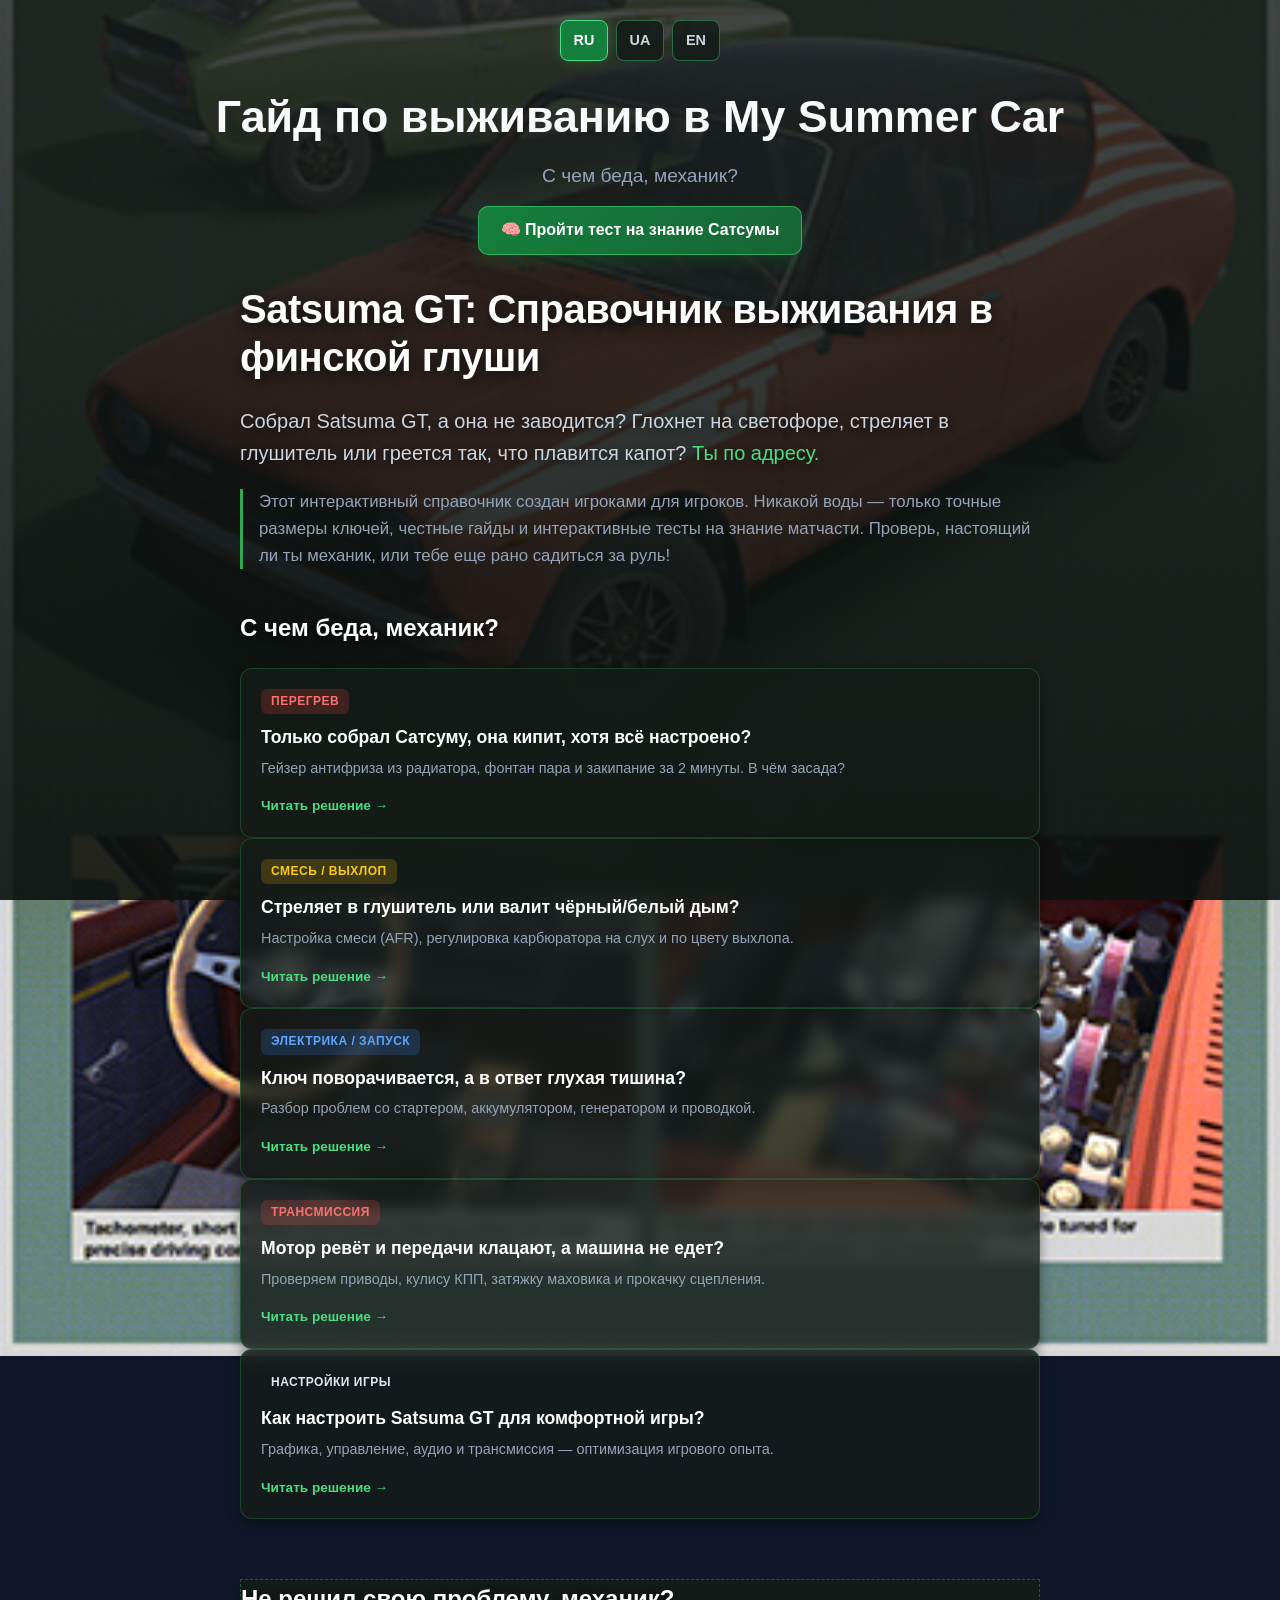
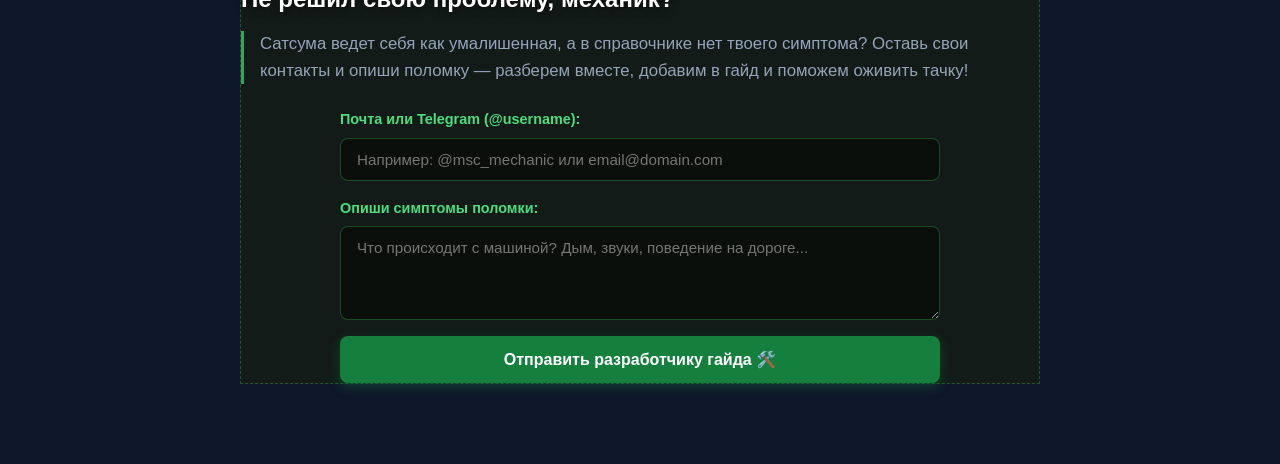
<file: index.html>
<!DOCTYPE html>
<html lang="ru">
<head>
  <meta charset="UTF-8">
  <meta name="viewport" content="width=device-width, initial-scale=1.0">
  <title>Satsuma GT — Справочник</title>
  <link rel="stylesheet" href="style.css">
</head>
<body>
  <header>
  <!-- Переключатель языков -->
  <div class="lang-switcher">
    <button class="lang-btn" data-lang="ru" onclick="setLanguage('ru')">RU</button>
    <button class="lang-btn" data-lang="ua" onclick="setLanguage('ua')">UA</button>
    <button class="lang-btn" data-lang="en" onclick="setLanguage('en')">EN</button>
  </div>

  <h1 id="home-header-title">Гайд по выживанию в My Summer Car</h1>
  <p class="subtitle" id="home-header-subtitle">С чем беда, механик?</p>

  <!-- Кнопка перехода к квизу -->
  <div style="margin-top: 15px;">
    <a href="quiz.html" id="quiz-nav-btn" class="quiz-link-btn">🧠 Пройти тест на знание Сатсумы</a>
  </div>
</header>

  <div class="hero-container">
    <h1 class="hero-title" id="hero-title">Satsuma GT: Справочник выживания в финской глуши</h1>
    <p class="hero-description" id="hero-sub">
      Собрал Satsuma GT, а она не заводится? Глохнет на светофоре, стреляет в глушитель или греется так, что плавится капот? <strong>Ты по адресу.</strong>
    </p>
    <p class="hero-subtext" id="hero-desc">
      Этот интерактивный справочник создан игроками для игроков. Никакой воды — только точные размеры ключей, честные гайды и интерактивные тесты на знание матчасти. Проверь, настоящий ли ты механик, или тебе еще рано садиться за руль!
    </p>
  </div>

  <!-- Блок с частыми проблемами и карточками -->
  <div class="hero-container">
    <div class="problems-section">
      <h2 class="section-title" id="grid-title">С чем беда, механик?</h2>
      
      <div class="problems-grid">
    <!-- Карточка 1: Перегрев -->
    <a href="overheat.html" class="problem-card">
        <div class="card-tag" style="background: rgba(239, 68, 68, 0.2); color: #f87171; border-color: rgba(239, 68, 68, 0.4);">Перегрев</div>
        <h3 class="card-title">Только собрал Сатсуму, она кипит, хотя всё настроено?</h3>
        <p class="card-desc">Гейзер антифриза из радиатора, фонтан пара и закипание за 2 минуты. В чём засада?</p>
        <span class="card-arrow">Читать решение →</span>
    </a>

    <!-- Карточка 2: Смесь / Выхлоп -->
    <a href="exhaust.html" class="problem-card">
        <div class="card-tag" style="background: rgba(234, 179, 8, 0.2); color: #facc15; border-color: rgba(234, 179, 8, 0.4);">Смесь / Выхлоп</div>
        <h3 class="card-title">Стреляет в глушитель или валит чёрный/белый дым?</h3>
        <p class="card-desc">Настройка смеси (AFR), регулировка карбюратора на слух и по цвету выхлопа.</p>
        <span class="card-arrow">Читать решение →</span>
    </a>

    <!-- Карточка 3: Электрика / Запуск -->
    <a href="electrical.html" class="problem-card">
        <div class="card-tag" style="background: rgba(59, 130, 246, 0.2); color: #60a5fa; border-color: rgba(59, 130, 246, 0.4);">Электрика / Запуск</div>
        <h3 class="card-title">Ключ поворачивается, а в ответ глухая тишина?</h3>
        <p class="card-desc">Разбор проблем со стартером, аккумулятором, генератором и проводкой.</p>
        <span class="card-arrow">Читать решение →</span>
    </a>

    <!-- Карточка 4: Трансмиссия -->
    <a href="transmission.html" class="problem-card">
        <div class="card-tag" style="background: rgba(239, 68, 68, 0.2); color: #f87171; border-color: rgba(239, 68, 68, 0.4);">Трансмиссия</div>
        <h3 class="card-title">Мотор ревёт и передачи клацают, а машина не едет?</h3>
        <p class="card-desc">Проверяем приводы, кулису КПП, затяжку маховика и прокачку сцепления.</p>
        <span class="card-arrow">Читать решение →</span>
    </a>

    <!-- Карточка 5: Настройки игры -->
    <a href="game_settings.html" class="problem-card">
        <div class="card-tag blue">Настройки игры</div>
        <h3 class="card-title">Как настроить Satsuma GT для комфортной игры?</h3>
        <p class="card-desc">Графика, управление, аудио и трансмиссия — оптимизация игрового опыта.</p>
        <span class="card-arrow">Читать решение →</span>
    </a>
</div>
    </div>

  <!-- Блок обратной связи / Не нашел решение -->
  <div class="hero-container" style="margin-top: 20px; margin-bottom: 60px;">
    <div class="problems-section" style="background: rgba(20, 28, 24, 0.9); border: 1px dashed rgba(74, 222, 128, 0.3);">
      <h2 class="section-title" id="feedback-title" style="font-size: 1.5rem; margin-bottom: 12px;">Не решил свою проблему, механик?</h2>
      <p class="hero-subtext" id="feedback-description" style="margin-bottom: 24px;">
        Сатсума ведет себя как умалишенная, а в справочнике нет твоего симптома? Оставь свои контакты и опиши поломку — разберем вместе, добавим в гайд и поможем оживить тачку!
      </p>

      <!-- Простая форма сбора заявок -->
      <form action="#" method="POST" style="display: flex; flex-direction: column; gap: 16px; max-width: 600px; margin: 0 auto;" onsubmit="event.preventDefault(); alert('Спасибо, механик! Запрос улетел в штаб-квартиру. Скоро добавим решение на сайт.');">
        
        <div style="display: flex; flex-direction: column; text-align: left; gap: 6px;">
          <label id="contact-label" for="contact" style="color: #4ade80; font-size: 0.9rem; font-weight: 600;">Почта или Telegram (@username):</label>
          <input type="text" id="contact" placeholder="Например: @msc_mechanic или email@domain.com" required style="padding: 12px 16px; background: rgba(10, 15, 12, 0.9); border: 1px solid rgba(50, 168, 82, 0.4); border-radius: 8px; color: #ffffff; font-family: inherit; font-size: 0.95rem; outline: none; transition: border-color 0.2s;">
        </div>

        <div style="display: flex; flex-direction: column; text-align: left; gap: 6px;">
          <label id="problem-label" for="problem-desc" style="color: #4ade80; font-size: 0.9rem; font-weight: 600;">Опиши симптомы поломки:</label>
          <textarea id="problem-desc" rows="4" placeholder="Что происходит с машиной? Дым, звуки, поведение на дороге..." required style="padding: 12px 16px; background: rgba(10, 15, 12, 0.9); border: 1px solid rgba(50, 168, 82, 0.4); border-radius: 8px; color: #ffffff; font-family: inherit; font-size: 0.95rem; outline: none; resize: vertical; transition: border-color 0.2s;"></textarea>
        </div>

        <button id="feedback-submit" type="submit" style="background: #15803d; color: #ffffff; border: none; padding: 14px 24px; border-radius: 8px; font-weight: 700; font-size: 1rem; cursor: pointer; transition: background 0.2s, transform 0.1s; box-shadow: 0 4px 12px rgba(21, 128, 61, 0.4);">
          Отправить разработчику гайда 🛠️
        </button>
      </form>
    </div>
  </div>

  <script src="script.js"></script>
  <script src="i18n.js"></script>
</body>
</file>
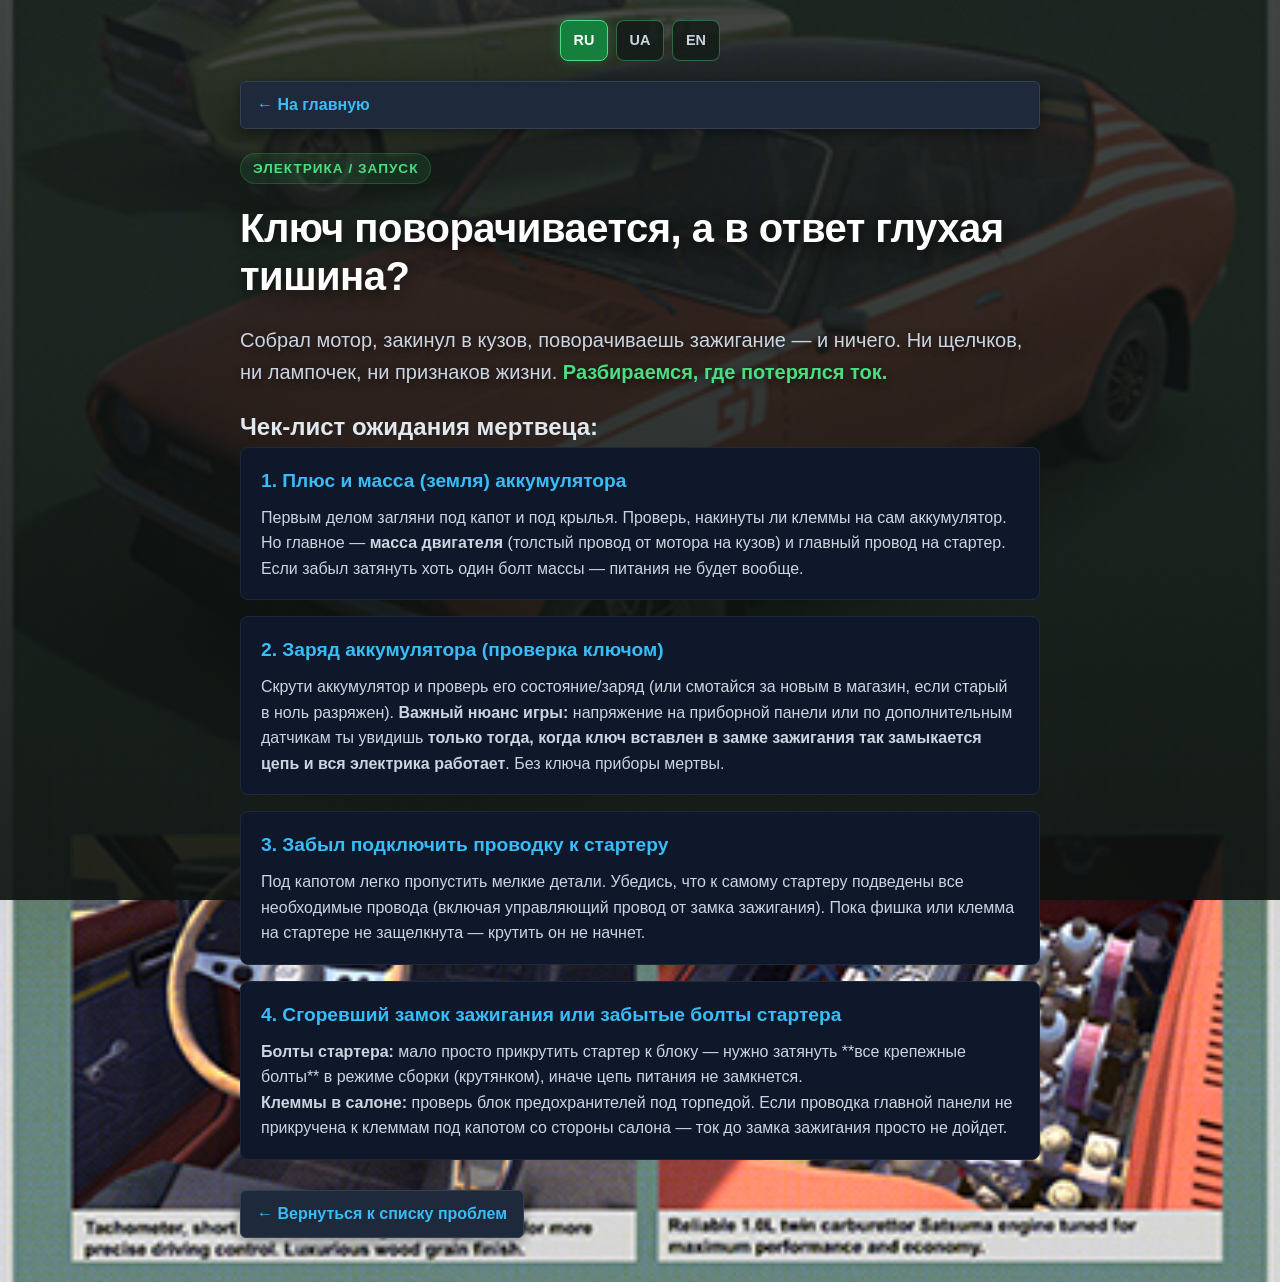
<file: electrical.html>
<!DOCTYPE html>
<html lang="ru">
<head>
  <meta charset="UTF-8">
  <meta name="viewport" content="width=device-width, initial-scale=1.0">
  <title data-i18n="electrical.documentTitle">Электрика и Запуск Satsuma GT — Справочник MSC</title>
  <link rel="stylesheet" href="style.css">
</head>
<body>

  <div class="hero-container">
    <div class="lang-switcher">
      <button class="lang-btn" data-lang="ru" onclick="setLanguage('ru')">RU</button>
      <button class="lang-btn" data-lang="ua" onclick="setLanguage('ua')">UA</button>
      <button class="lang-btn" data-lang="en" onclick="setLanguage('en')">EN</button>
    </div>
    <!-- Кнопка назад -->
    <a href="index.html" class="back-link" data-i18n="common.backHome">← На главную</a>

    <span class="badge yellow" data-i18n="electrical.badge">Электрика / Запуск</span>
    <h1 class="hero-title" data-i18n="electrical.title">Ключ поворачивается, а в ответ глухая тишина?</h1>
    
    <p class="hero-description" data-i18n="electrical.description">
      Собрал мотор, закинул в кузов, поворачиваешь зажигание — и ничего. Ни щелчков, ни лампочек, ни признаков жизни. <strong>Разбираемся, где потерялся ток.</strong>
    </p>

    <!-- Блок с решением -->
    <div class="guide-content">
      <h2 data-i18n="electrical.checklist">Чек-лист ожидания мертвеца:</h2>
      
      <div class="guide-step">
        <h3 data-i18n="electrical.step1Title">1. Плюс и масса (земля) аккумулятора</h3>
        <p data-i18n="electrical.step1Text">Первым делом загляни под капот и под крылья. Проверь, накинуты ли клеммы на сам аккумулятор. Но главное — <strong>масса двигателя</strong> (толстый провод от мотора на кузов) и главный провод на стартер. Если забыл затянуть хоть один болт массы — питания не будет вообще.</p>
      </div>

      <div class="guide-step">
        <h3 data-i18n="electrical.step2Title">2. Заряд аккумулятора (проверка ключом)</h3>
        <p data-i18n="electrical.step2Text">Скрути аккумулятор и проверь его состояние/заряд (или смотайся за новым в магазин, если старый в ноль разряжен). <strong>Важный нюанс игры:</strong> напряжение на приборной панели или по дополнительным датчикам ты увидишь <strong>только тогда, когда ключ вставлен в замке зажигания так замыкается цепь и вся электрика работает</strong>. Без ключа приборы мертвы.</p>
      </div>

      <div class="guide-step">
        <h3 data-i18n="electrical.step3Title">3. Забыл подключить проводку к стартеру</h3>
        <p data-i18n="electrical.step3Text">Под капотом легко пропустить мелкие детали. Убедись, что к самому стартеру подведены все необходимые провода (включая управляющий провод от замка зажигания). Пока фишка или клемма на стартере не защелкнута — крутить он не начнет.</p>
      </div>

      <div class="guide-step">
        <h3 data-i18n="electrical.step4Title">4. Сгоревший замок зажигания или забытые болты стартера</h3>
        <p data-i18n="electrical.step4Text"><strong>Болты стартера:</strong> мало просто прикрутить стартер к блоку — нужно затянуть **все крепежные болты** в режиме сборки (крутянком), иначе цепь питания не замкнется.<br><strong>Клеммы в салоне:</strong> проверь блок предохранителей под торпедой. Если проводка главной панели не прикручена к клеммам под капотом со стороны салона — ток до замка зажигания просто не дойдет.</p>
      </div>
    </div>

    <!-- Ссылка назад внизу -->
    <div style="margin-top: 30px;">
      <a href="index.html" class="back-link" data-i18n="common.backList">← Вернуться к списку проблем</a>
    </div>
  </div>

  <script src="script.js"></script>
  <script src="i18n.js"></script>
</body>
</html>
</file>
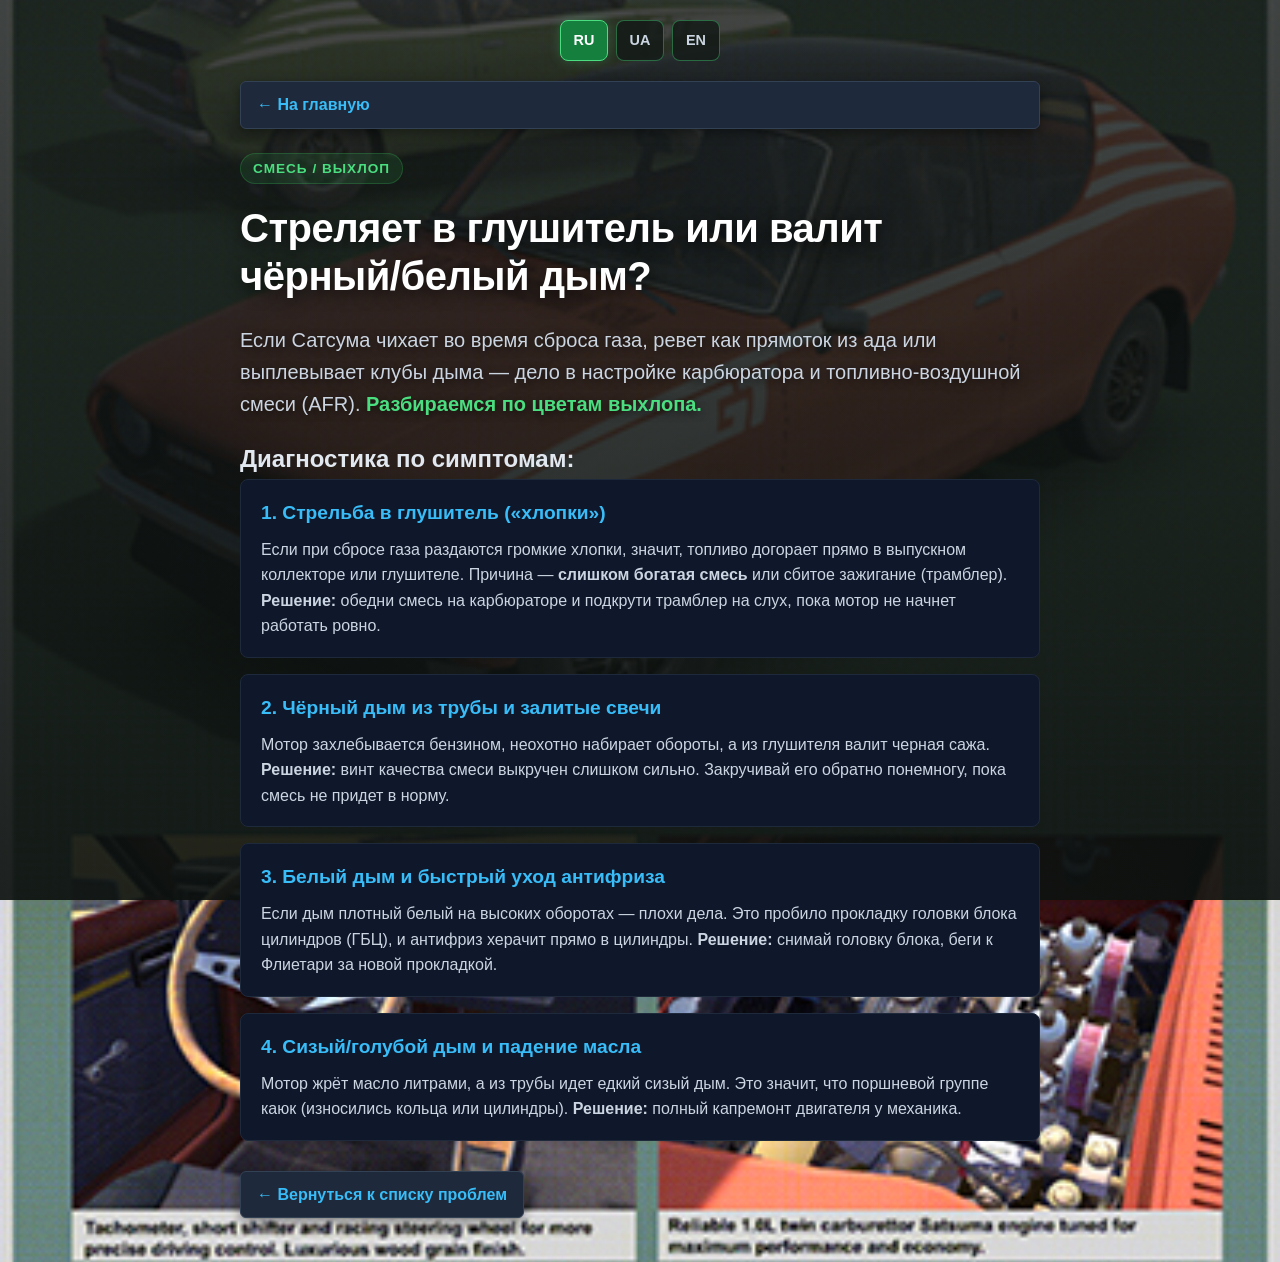
<file: exhaust.html>
<!DOCTYPE html>
<html lang="ru">
<head>
  <meta charset="UTF-8">
  <meta name="viewport" content="width=device-width, initial-scale=1.0">
  <title data-i18n="exhaust.documentTitle">Выхлоп и Карбюратор Satsuma GT — Справочник MSC</title>
  <link rel="stylesheet" href="style.css">
</head>
<body>

  <div class="hero-container">
    <div class="lang-switcher">
      <button class="lang-btn" data-lang="ru" onclick="setLanguage('ru')">RU</button>
      <button class="lang-btn" data-lang="ua" onclick="setLanguage('ua')">UA</button>
      <button class="lang-btn" data-lang="en" onclick="setLanguage('en')">EN</button>
    </div>
    <!-- Кнопка назад -->
    <a href="index.html" class="back-link" data-i18n="common.backHome">← На главную</a>

    <span class="badge orange" data-i18n="exhaust.badge">Смесь / Выхлоп</span>
    <h1 class="hero-title" data-i18n="exhaust.title">Стреляет в глушитель или валит чёрный/белый дым?</h1>
    
    <p class="hero-description" data-i18n="exhaust.description">
      Если Сатсума чихает во время сброса газа, ревет как прямоток из ада или выплевывает клубы дыма — дело в настройке карбюратора и топливно-воздушной смеси (AFR). <strong>Разбираемся по цветам выхлопа.</strong>
    </p>

    <!-- Блок с решением -->
    <div class="guide-content">
      <h2 data-i18n="exhaust.checklist">Диагностика по симптомам:</h2>
      
      <div class="guide-step">
        <h3 data-i18n="exhaust.step1Title">1. Стрельба в глушитель («хлопки»)</h3>
        <p data-i18n="exhaust.step1Text">Если при сбросе газа раздаются громкие хлопки, значит, топливо догорает прямо в выпускном коллекторе или глушителе. Причина — <strong>слишком богатая смесь</strong> или сбитое зажигание (трамблер). <strong>Решение:</strong> обедни смесь на карбюраторе и подкрути трамблер на слух, пока мотор не начнет работать ровно.</p>
      </div>

      <div class="guide-step">
        <h3 data-i18n="exhaust.step2Title">2. Чёрный дым из трубы и залитые свечи</h3>
        <p data-i18n="exhaust.step2Text">Мотор захлебывается бензином, неохотно набирает обороты, а из глушителя валит черная сажа. <strong>Решение:</strong> винт качества смеси выкручен слишком сильно. Закручивай его обратно понемногу, пока смесь не придет в норму.</p>
      </div>

      <div class="guide-step">
        <h3 data-i18n="exhaust.step3Title">3. Белый дым и быстрый уход антифриза</h3>
        <p data-i18n="exhaust.step3Text">Если дым плотный белый на высоких оборотах — плохи дела. Это пробило прокладку головки блока цилиндров (ГБЦ), и антифриз херачит прямо в цилиндры. <strong>Решение:</strong> снимай головку блока, беги к Флиетари за новой прокладкой.</p>
      </div>

      <div class="guide-step">
        <h3 data-i18n="exhaust.step4Title">4. Сизый/голубой дым и падение масла</h3>
        <p data-i18n="exhaust.step4Text">Мотор жрёт масло литрами, а из трубы идет едкий сизый дым. Это значит, что поршневой группе каюк (износились кольца или цилиндры). <strong>Решение:</strong> полный капремонт двигателя у механика.</p>
      </div>
    </div>

    <!-- Ссылка назад внизу -->
    <div style="margin-top: 30px;">
      <a href="index.html" class="back-link" data-i18n="common.backList">← Вернуться к списку проблем</a>
    </div>
  </div>

  <script src="script.js"></script>
  <script src="i18n.js"></script>
</body>
</html>
</file>
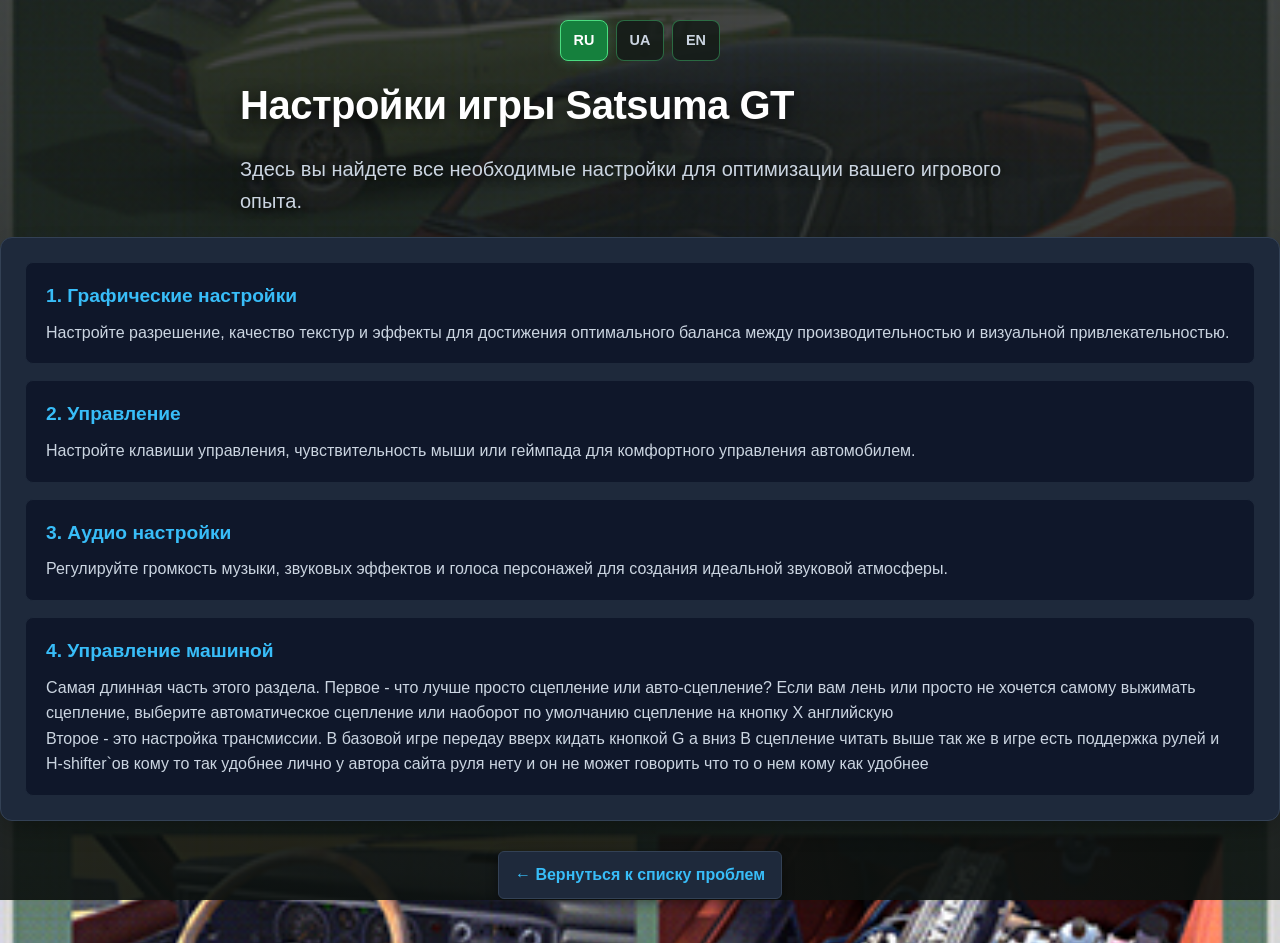
<file: game_settings.html>
<!DOCTYPE html>
<html lang="ru">
<head>
  <meta charset="UTF-8">
  <meta name="viewport" content="width=device-width, initial-scale=1.0">
  <title data-i18n="settings.documentTitle">Настройки игры Satsuma GT — Справочник MSC</title>
  <link rel="stylesheet" href="style.css">
</head>
<body> 
    <div class="hero-container">
        <div class="lang-switcher">
            <button class="lang-btn" data-lang="ru" onclick="setLanguage('ru')">RU</button>
            <button class="lang-btn" data-lang="ua" onclick="setLanguage('ua')">UA</button>
            <button class="lang-btn" data-lang="en" onclick="setLanguage('en')">EN</button>
        </div>
        <h1 class="hero-title" data-i18n="settings.title">Настройки игры Satsuma GT</h1>
        <p class="hero-description" data-i18n="settings.description">
            Здесь вы найдете все необходимые настройки для оптимизации вашего игрового опыта.
        </p>
    </div>
    <main class="guide-card">
        <div class="guide-step">
            <h3 data-i18n="settings.step1Title">1. Графические настройки</h3>
            <p data-i18n="settings.step1Text">Настройте разрешение, качество текстур и эффекты для достижения оптимального баланса между производительностью и визуальной привлекательностью.</p>
        </div>

        <div class="guide-step">
            <h3 data-i18n="settings.step2Title">2. Управление</h3>
            <p data-i18n="settings.step2Text">Настройте клавиши управления, чувствительность мыши или геймпада для комфортного управления автомобилем.</p>
        </div>

        <div class="guide-step">
            <h3 data-i18n="settings.step3Title">3. Аудио настройки</h3>
            <p data-i18n="settings.step3Text">Регулируйте громкость музыки, звуковых эффектов и голоса персонажей для создания идеальной звуковой атмосферы.</p>
        </div>

        <div class="guide-step">
            <h3 data-i18n="settings.step4Title">4. Управление машиной</h3>
            <p data-i18n="settings.step4Text1">Самая длинная часть этого раздела. Первое - что лучше просто сцепление или авто-сцепление? Если вам лень или просто не хочется самому выжимать сцепление, выберите автоматическое сцепление или наоборот по умолчанию сцепление на кнопку X английскую</p>
            <p data-i18n="settings.step4Text2">Второе - это настройка трансмиссии. В базовой игре передау вверх кидать кнопкой G а вниз B сцепление читать выше так же в игре есть поддержка рулей и H-shifter`ов кому то так удобнее лично у автора сайта руля нету и он не может говорить что то о нем кому как удобнее</p>
        </div>
    </main>
            <div style="margin-top: 30px;">
            <a href="index.html" class="back-link" data-i18n="common.backList">&larr; Вернуться к списку проблем</a>
        </div>
    </div>
    <script src="i18n.js"></script>
</body>
</html>
</file>
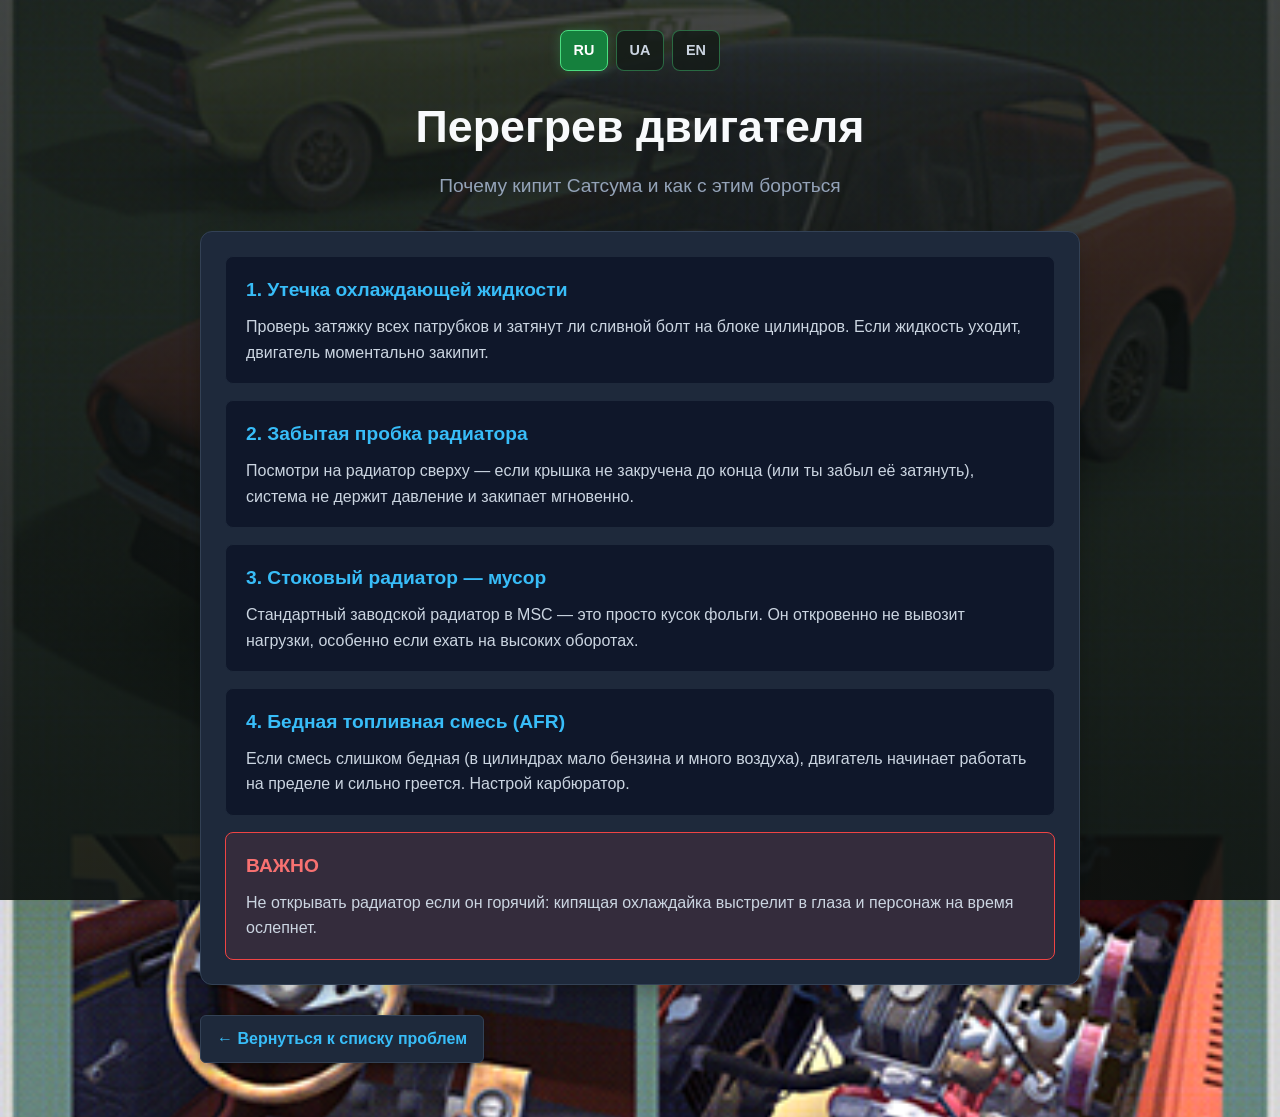
<file: overheat.html>
<!DOCTYPE html>
<html lang="ru">
<head>
    <meta charset="UTF-8">
    <meta name="viewport" content="width=device-width, initial-scale=1.0">
    <title data-i18n="overheat.documentTitle">Перегрев двигателя — MSC Survival Guide</title>
    <link rel="stylesheet" href="style.css">
</head>
<body>
    <div class="container">
        <header>
            <div class="lang-switcher">
                <button class="lang-btn" data-lang="ru" onclick="setLanguage('ru')">RU</button>
                <button class="lang-btn" data-lang="ua" onclick="setLanguage('ua')">UA</button>
                <button class="lang-btn" data-lang="en" onclick="setLanguage('en')">EN</button>
            </div>
            <h1 data-i18n="overheat.title">Перегрев двигателя</h1>
            <p class="subtitle" data-i18n="overheat.subtitle">Почему кипит Сатсума и как с этим бороться</p>
        </header>


        <main class="guide-card">
            <div class="guide-step">
                <h3 data-i18n="overheat.step1Title">1. Утечка охлаждающей жидкости</h3>
                <p data-i18n="overheat.step1Text">Проверь затяжку всех патрубков и затянут ли сливной болт на блоке цилиндров. Если жидкость уходит, двигатель моментально закипит.</p>
            </div>

            <div class="guide-step">
                <h3 data-i18n="overheat.step2Title">2. Забытая пробка радиатора</h3>
                <p data-i18n="overheat.step2Text">Посмотри на радиатор сверху — если крышка не закручена до конца (или ты забыл её затянуть), система не держит давление и закипает мгновенно.</p>
            </div>

            <div class="guide-step">
                <h3 data-i18n="overheat.step3Title">3. Стоковый радиатор — мусор</h3>
                <p data-i18n="overheat.step3Text">Стандартный заводской радиатор в MSC — это просто кусок фольги. Он откровенно не вывозит нагрузки, особенно если ехать на высоких оборотах.</p>
            </div>

            <div class="guide-step">
                <h3 data-i18n="overheat.step4Title">4. Бедная топливная смесь (AFR)</h3>
                <p data-i18n="overheat.step4Text">Если смесь слишком бедная (в цилиндрах мало бензина и много воздуха), двигатель начинает работать на пределе и сильно греется. Настрой карбюратор.</p>
            </div>

            <div class="guide-step warning-step">
                <h3 data-i18n="overheat.warningTitle">ВАЖНО</h3>
                <p data-i18n="overheat.warningText">Не открывать радиатор если он горячий: кипящая охлаждайка выстрелит в глаза и персонаж на время ослепнет.</p>
            </div>
        </main>

        <div style="margin-top: 30px;">
            <a href="index.html" class="back-link" data-i18n="common.backList">&larr; Вернуться к списку проблем</a>
        </div>
    </div>

    <script src="script.js"></script>
    <script src="i18n.js"></script>
</body>
</html>
</file>
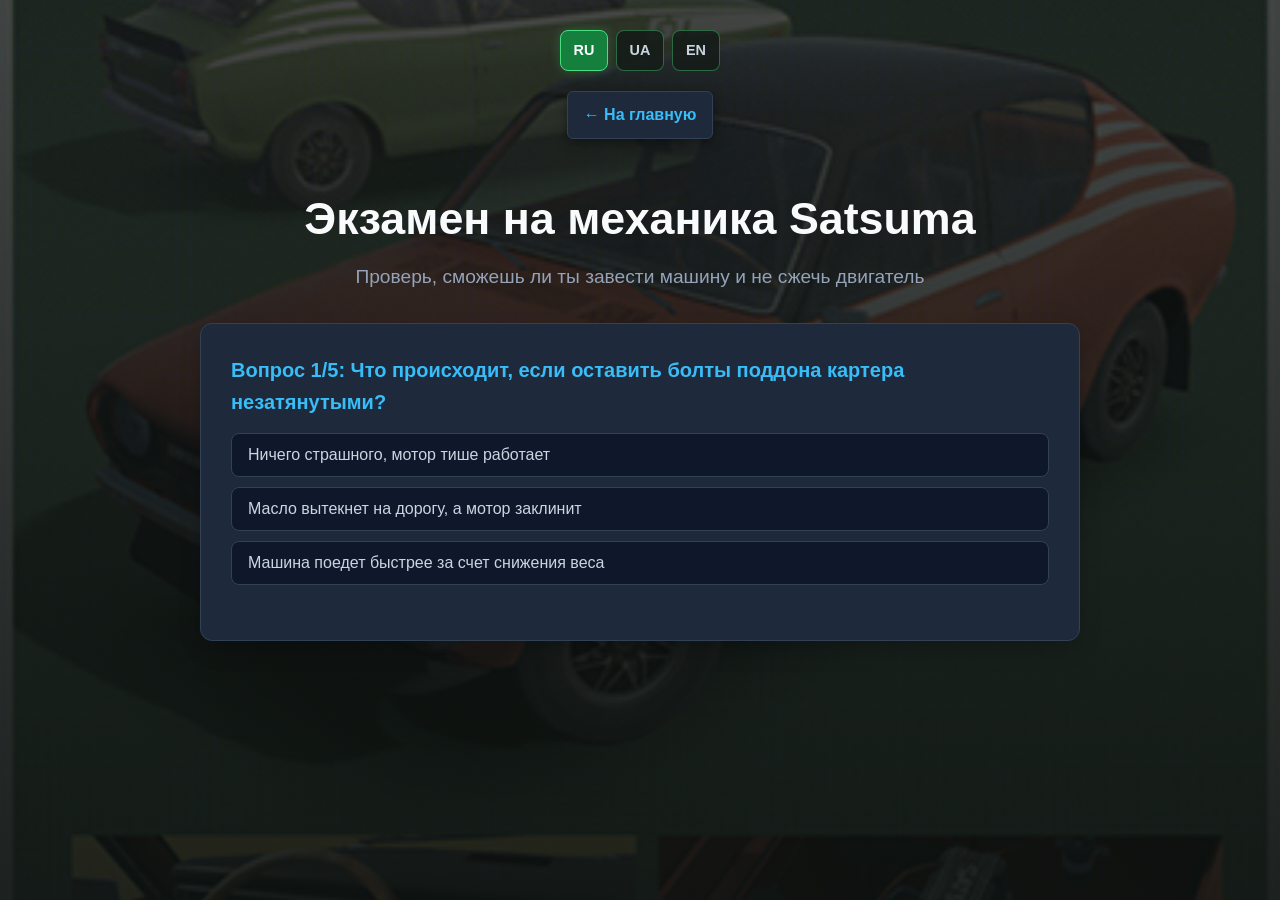
<file: quiz.html>
<!DOCTYPE html>
<html lang="ru">
<head>
    <meta charset="UTF-8">
    <meta name="viewport" content="width=device-width, initial-scale=1.0">
    <title>Экзамен на механика Satsuma | MSC Survival Guide</title>
    <link rel="stylesheet" href="style.css">
    <style>
        .quiz-container {
            background-color: #1e293b;
            border: 1px solid #334155;
            border-radius: 12px;
            padding: 30px;
            box-shadow: 0 10px 25px -5px rgba(0, 0, 0, 0.3);
            margin-top: 20px;
        }
        .question-box {
            margin-bottom: 25px;
        }
        .question-title {
            color: #38bdf8;
            font-size: 1.25rem;
            margin-bottom: 15px;
        }
        .options-list {
            display: flex;
            flex-direction: column;
            gap: 10px;
        }
        .option-btn {
            background-color: #0f172a;
            color: #cbd5e1;
            border: 1px solid #334155;
            padding: 12px 16px;
            border-radius: 8px;
            text-align: left;
            cursor: pointer;
            font-size: 1rem;
            transition: all 0.2s ease;
        }
        .option-btn:hover:not(:disabled) {
            border-color: #38bdf8;
            background-color: #1e293b;
            color: #f8fafc;
        }
        .option-btn.correct {
            background-color: rgba(34, 197, 94, 0.2);
            border-color: #22c55e;
            color: #4ade80;
        }
        .option-btn.wrong {
            background-color: rgba(239, 68, 68, 0.2);
            border-color: #ef4444;
            color: #f87171;
        }
        #next-btn {
            display: none;
            margin-top: 20px;
            background: #38bdf8;
            color: #0f172a;
            border: none;
            padding: 12px 24px;
            font-weight: 700;
            border-radius: 8px;
            cursor: pointer;
            transition: background 0.2s;
        }
        #next-btn:hover {
            background: #0ea5e9;
        }
        .quiz-results {
            text-align: center;
            display: none;
        }
        .quiz-results h2 {
            color: #f8fafc;
            font-size: 2rem;
            margin-bottom: 15px;
        }
        .rank-badge {
            display: inline-block;
            background: rgba(234, 179, 8, 0.2);
            color: #facc15;
            border: 1px solid #facc15;
            padding: 10px 20px;
            border-radius: 8px;
            font-size: 1.2rem;
            font-weight: 700;
            margin: 15px 0;
        }
    </style>
</head>
<body>

    <div class="container">
        <!-- Шапка с языками и кнопкой назад -->
        <header>
            <div class="lang-switcher">
                <button class="lang-btn" data-lang="ru" onclick="setQuizLanguage('ru')">RU</button>
                <button class="lang-btn" data-lang="ua" onclick="setQuizLanguage('ua')">UA</button>
                <button class="lang-btn" data-lang="en" onclick="setQuizLanguage('en')">EN</button>
            </div>
            <a href="index.html" class="back-link" id="back-home">← На главную</a>
            <h1 id="quiz-main-title" style="margin-top: 20px;">Экзамен на механика Satsuma</h1>
            <p class="subtitle" id="quiz-sub">Проверь, сможешь ли ты завести машину и не сжечь двигатель</p>
        </header>

        <!-- Блок квиза -->
        <div class="quiz-container">
            <div id="quiz-card">
                <div class="question-box">
                    <h3 class="question-title" id="q-text">Загрузка вопроса...</h3>
                    <div class="options-list" id="options-container">
                        <!-- Варианты ответов генерируются через JS -->
                    </div>
                </div>
                <button id="next-btn" onclick="nextQuestion()">Следующий вопрос →</button>
            </div>

            <!-- Результаты теста -->
            <div class="quiz-results" id="quiz-results">
                <h2 id="res-heading">Тест завершен!</h2>
                <p id="res-score-text" style="font-size: 1.2rem; color: #94a3b8;"></p>
                <div class="rank-badge" id="res-rank">Звание</div>
                <p id="res-desc" style="margin-top: 15px; color: #cbd5e1;"></p>
                <div style="margin-top: 25px;">
                    <a href="index.html" class="back-link" id="restart-btn">На главную</a>
                </div>
            </div>
        </div>
    </div>

    <!-- Подключаем общий словарь и скрипт квиза -->
    <script src="i18n.js"></script>
    <script>
        // Дополняем переводы в i18n.js прямо для квиза (или можно вынести туда же)
        const quizData = {
            ru: {
                back: "← На главную",
                title: "Экзамен на механика Satsuma",
                sub: "Проверь, сможешь ли ты завести машину и не сжечь двигатель",
                next: "Следующий вопрос →",
                questionPrefix: "Вопрос",
                finished: "Экзамен окончен!",
                score: "Правильных ответов: ",
                ranks: [
                    { min: 5, title: "🏆 Легенда Перкилане", desc: "Ты знаешь каждый болт в Сатсуме лучше, чем свое имя. Пивко и отрегулированный карбюратор — твой стиль жизни." },
                    { min: 3, title: "🔧 Опытный алкаш-механик", desc: "Машина едет, иногда даже тормозит. Главное — не забыть затянуть болты подвески!" },
                    { min: 1, title: "💥 Пешеход из Алавуус", desc: "Мотор взорвался на первой же сотне метров. Тебе еще учиться и учиться у кузена Томи." },
                    { min: 0, title: "💀 Угроза для экологии", desc: "Ты умудрился залить антифриз в бак и сжечь сцепление на парковке. Лучше купи мопед." }
                ],
                questions: [
                    {
                        text: "Что происходит, если оставить болты поддона картера незатянутыми?",
                        options: ["Ничего страшного, мотор тише работает", "Масло вытекнет на дорогу, а мотор заклинит", "Машина поедет быстрее за счет снижения веса"],
                        correct: 1
                    },
                    {
                        text: "Какое идеальное значение AFR (качества смеси) при настройке карбюратора?",
                        options: ["Около 14.7 (стехиометрия / зеленые цифры датчика)", "Ровно 10.0 (чтобы валил черный дым)", "20.5 (чтобы экономить бензин)"],
                        correct: 0
                    },
                    {
                        text: "Что делать, если из радиатора повалил густой пар через 2 минуты после старта?",
                        options: ["Долить пива в бачок", "Проверить, затянут ли патрубок и залит ли антифриз", "Посигналить — само пройдет"],
                        correct: 1
                    },
                    {
                        text: "Какой ключ нужен для затяжки большинства болтов подвески Satsuma?",
                        options: ["На 10", "На 9", "На 7 (иногда на 8 или 6)"],
                        correct: 2
                    },
                    {
                        text: "Что случится, если ехать задним ходом на скорости 80 км/ч?",
                        options: ["Включится супер-ускорение", "Трансмиссия и коробка передач разлетятся вдребезги", "Ничего не произойдет"],
                        correct: 1
                    }
                ]
            },
            ua: {
                back: "← На головну",
                title: "Іспит на механіка Satsuma",
                sub: "Перевір, чи зможеш ти завести машину і не спалити двигун",
                next: "Наступне питання →",
                questionPrefix: "Питання",
                finished: "Іспит завершено!",
                score: "Правильних відповідей: ",
                ranks: [
                    { min: 5, title: "🏆 Легенда Перкілане", desc: "Ти знаєш кожен болт у Сатсумі краще за своє ім'я. Пивко та відрегульований карбюратор — твій стиль життя." },
                    { min: 3, title: "🔧 Досвідчений алкаш-механік", desc: "Машина їде, іноді навіть гальмує. Головне — не забути затягнути болти підвіски!" },
                    { min: 1, title: "💥 Пішохід з Алавуус", desc: "Мотор вибухнув на першій же сотні метрів. Тобі ще вчитися і вчитися у кузена Томі." },
                    { min: 0, title: "💀 Загроза для екології", desc: "Ти умудрився залити антифриз у бак і спалити зчеплення на парковці. Краще купи мопед." }
                ],
                questions: [
                    {
                        text: "Що відбувається, якщо залишити болти піддону картера незатягнутими?",
                        options: ["Нічого страшного, мотор тихіше працює", "Масло витече на дорогу, а мотор заклинить", "Машина поїде швидше за рахунок зниження ваги"],
                        correct: 1
                    },
                    {
                        text: "Яке ідеальне значення AFR (якості суміші) при налаштуванні карбюратора?",
                        options: ["Близько 14.7 (стехіометрія / зелені цифри датчика)", "Рівно 10.0 (щоб валив чорний дим)", "20.5 (щоб економити бензин)"],
                        correct: 0
                    },
                    {
                        text: "Що робити, якщо з радіатора пішов густий пар через 2 хвилини після старту?",
                        options: ["Долити пива в бачок", "Перевірити, чи затягнутий патрубок і чи залитий антифриз", "Посигналити — само пройде"],
                        correct: 1
                    },
                    {
                        text: "Який ключ потрібен для затягування більшості болтів підвіски Satsuma?",
                        options: ["На 10", "На 9", "На 7 (іноді на 8 або 6)"],
                        correct: 2
                    },
                    {
                        text: "Що станеться, якщо їхати заднім ходом на швидкості 80 км/год?",
                        options: ["Увімкнеться супер-прискорення", "Трансмісія та коробка передач розлетяться вщент", "Нічого не станеться"],
                        correct: 1
                    }
                ]
            },
            en: {
                back: "← Back to home",
                title: "Satsuma Mechanic Exam",
                sub: "Check if you can start the car without blowing up the engine",
                next: "Next question →",
                questionPrefix: "Question",
                finished: "Exam finished!",
                score: "Correct answers: ",
                ranks: [
                    { min: 5, title: "🏆 Perkilajärvi Legend", desc: "You know every bolt in Satsuma better than your own name. Beer and a tuned carburetor are your lifestyle." },
                    { min: 3, title: "🔧 Experienced Drunk Mechanic", desc: "The car drives, sometimes even brakes. Just don't forget to tighten the suspension bolts!" },
                    { min: 1, title: "💥 Alavuus Pedestrian", desc: "The engine blew up within the first hundred meters. You still have a lot to learn from Cousin Teimo." },
                    { min: 0, title: "💀 Ecological Threat", desc: "You managed to pour antifreeze into the fuel tank and burn the clutch in the parking lot. Better buy a moped." }
                ],
                questions: [
                    {
                        text: "What happens if you leave the oil pan bolts loose?",
                        options: ["Nothing bad, engine runs quieter", "Oil leaks onto the road and the engine seizes", "Car goes faster due to weight reduction"],
                        correct: 1
                    },
                    {
                        text: "What is the ideal AFR (air-fuel ratio) when tuning the carburetor?",
                        options: ["Around 14.7 (stoichiometry / green gauge numbers)", "Exactly 10.0 (so it dumps black smoke)", "20.5 (to save gas)"],
                        correct: 0
                    },
                    {
                        text: "What to do if thick steam pours from the radiator 2 minutes after starting?",
                        options: ["Top up beer in the reservoir", "Check if the hose is clamped and antifreeze is filled", "Honk the horn — it will pass"],
                        correct: 1
                    },
                    {
                        text: "Which wrench size is needed for most Satsuma suspension bolts?",
                        options: ["10mm", "9mm", "7mm (sometimes 8mm or 6mm)"],
                        correct: 2
                    },
                    {
                        text: "What happens if you drive in reverse at 80 km/h?",
                        options: ["Super-acceleration engages", "Transmission and gearbox shatter into pieces", "Nothing happens"],
                        correct: 1
                    }
                ]
            }
        };

        let currentLang = localStorage.getItem('selectedLang') || 'ru';
        let currentQuestion = 0;
        let score = 0;
        let answered = false;

        function setQuizLanguage(lang) {
            currentLang = lang;
            localStorage.setItem('selectedLang', lang);

            // Обновляем элементы интерфейса квиза
            document.getElementById('back-home').textContent = quizData[lang].back;
            document.getElementById('quiz-main-title').textContent = quizData[lang].title;
            document.getElementById('quiz-sub').textContent = quizData[lang].sub;
            document.getElementById('next-btn').textContent = quizData[lang].next;
            document.getElementById('restart-btn').textContent = quizData[lang].back;
            document.title = `${quizData[lang].title} | MSC Survival Guide`;

            // Активные кнопки языка
            document.querySelectorAll('.lang-btn').forEach(btn => {
                btn.classList.toggle('active', btn.dataset.lang === lang);
            });

            if (currentQuestion < quizData[currentLang].questions.length) {
                showQuestion();
            }
        }

        function showQuestion() {
            answered = false;
            document.getElementById('next-btn').style.display = 'none';
            const qData = quizData[currentLang].questions[currentQuestion];
            
            document.getElementById('q-text').textContent = `${quizData[currentLang].questionPrefix} ${currentQuestion + 1}/${quizData[currentLang].questions.length}: ${qData.text}`;
            
            const container = document.getElementById('options-container');
            container.innerHTML = '';

            qData.options.forEach((opt, index) => {
                const btn = document.createElement('button');
                btn.className = 'option-btn';
                btn.textContent = opt;
                btn.onclick = () => selectOption(index, btn);
                container.appendChild(btn);
            });
        }

        function selectOption(index, btnElement) {
            if (answered) return;
            answered = true;

            const qData = quizData[currentLang].questions[currentQuestion];
            const buttons = document.querySelectorAll('.option-btn');

            if (index === qData.correct) {
                btnElement.classList.add('correct');
                score++;
            } else {
                btnElement.classList.add('wrong');
                buttons[qData.correct].classList.add('correct');
            }

            buttons.forEach(b => b.disabled = true);
            document.getElementById('next-btn').style.display = 'block';
        }

        function nextQuestion() {
            currentQuestion++;
            if (currentQuestion < quizData[currentLang].questions.length) {
                showQuestion();
            } else {
                showResults();
            }
        }

        function showResults() {
            document.getElementById('quiz-card').style.display = 'none';
            document.getElementById('quiz-results').style.display = 'block';

            document.getElementById('res-heading').textContent = quizData[currentLang].finished;
            document.getElementById('res-score-text').textContent = `${quizData[currentLang].score} ${score} / ${quizData[currentLang].questions.length}`;

            // Подбираем звание
            const ranks = quizData[currentLang].ranks;
            let currentRank = ranks[ranks.length - 1];
            for (let r of ranks) {
                if (score >= r.min) {
                    currentRank = r;
                    break;
                }
            }

            document.getElementById('res-rank').textContent = currentRank.title;
            document.getElementById('res-desc').textContent = currentRank.desc;
        }

        // Старт при загрузке
        document.addEventListener('DOMContentLoaded', () => {
            setQuizLanguage(currentLang);
        });
    </script>
</body>
</html>
</file>
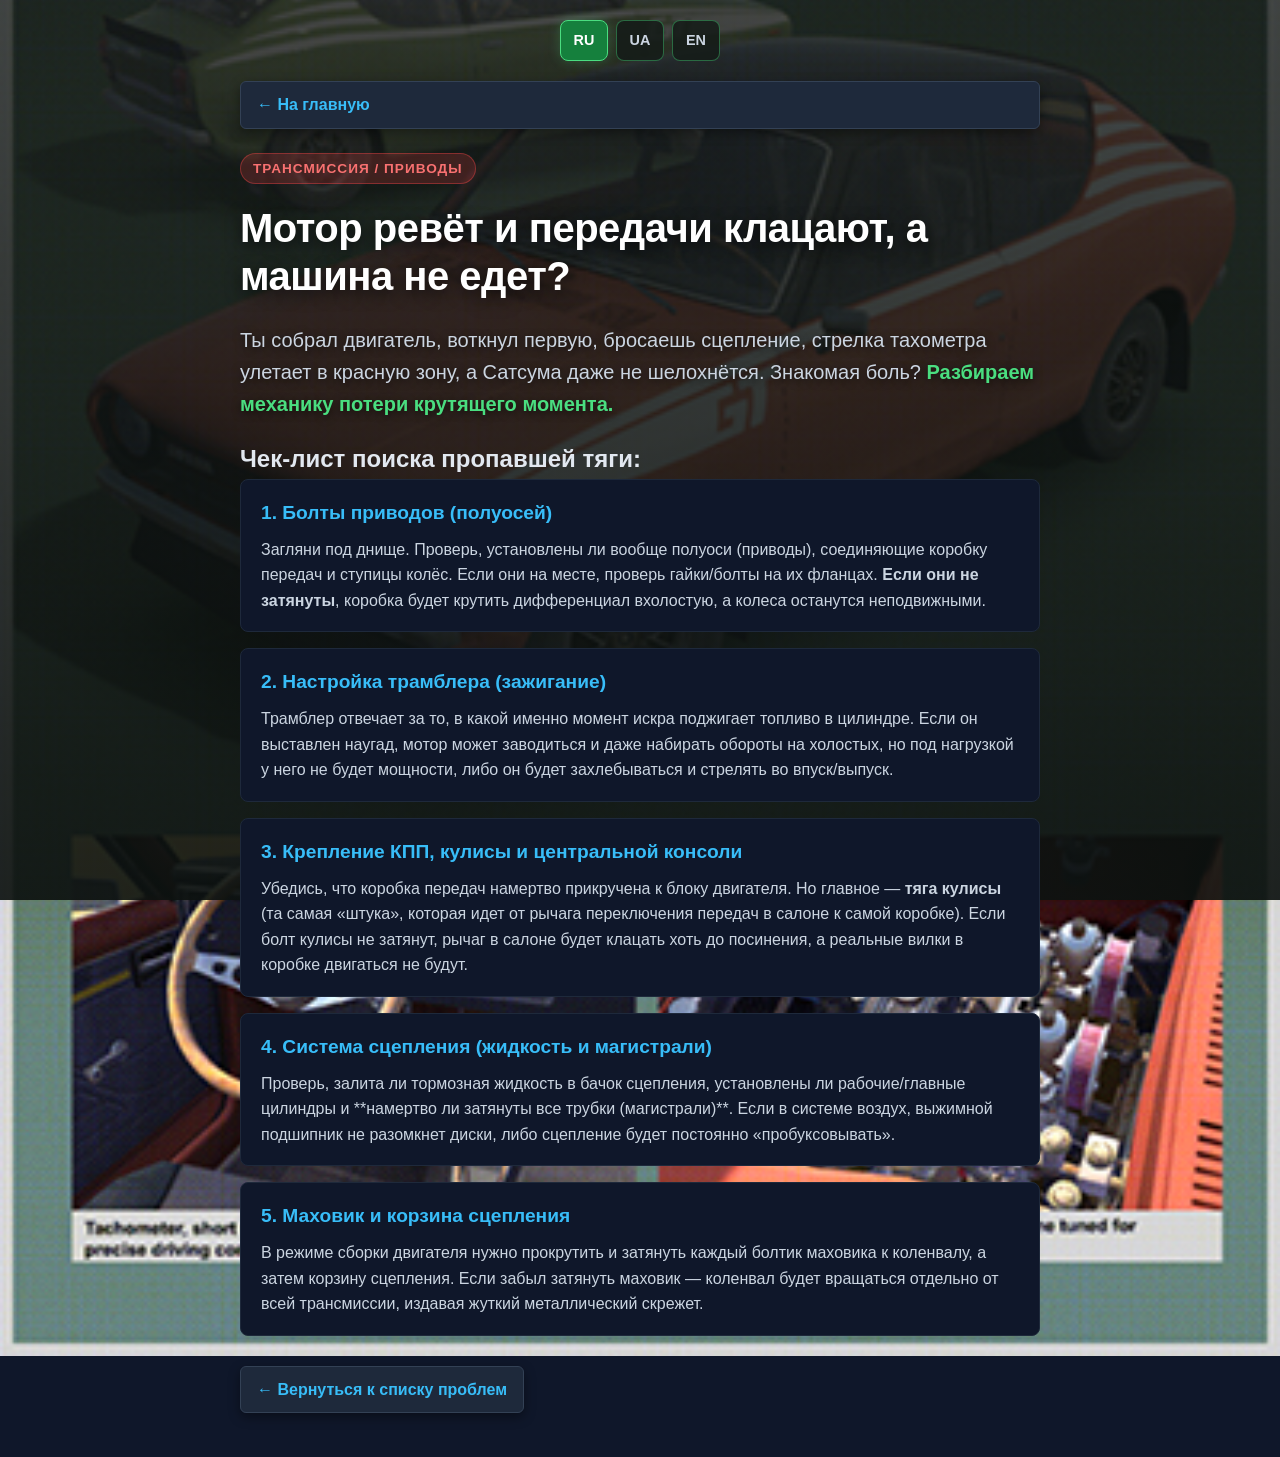
<file: transmission.html>
<!DOCTYPE html>
<html lang="ru">
<head>
  <meta charset="UTF-8">
  <meta name="viewport" content="width=device-width, initial-scale=1.0">
  <title data-i18n="transmission.documentTitle">Трансмиссия и Приводы Satsuma GT — Справочник MSC</title>
  <link rel="stylesheet" href="style.css">
</head>
<body>

  <div class="hero-container">
    <div class="lang-switcher">
      <button class="lang-btn" data-lang="ru" onclick="setLanguage('ru')">RU</button>
      <button class="lang-btn" data-lang="ua" onclick="setLanguage('ua')">UA</button>
      <button class="lang-btn" data-lang="en" onclick="setLanguage('en')">EN</button>
    </div>
    <!-- Кнопка назад -->
    <a href="index.html" class="back-link" data-i18n="common.backHome">← На главную</a>

    <span class="badge" style="background: rgba(239, 68, 68, 0.2); color: #f87171; border-color: rgba(239, 68, 68, 0.4);" data-i18n="transmission.badge">Трансмиссия / Приводы</span>
    <h1 class="hero-title" data-i18n="transmission.title">Мотор ревёт и передачи клацают, а машина не едет?</h1>
    
    <p class="hero-description" data-i18n="transmission.description">
      Ты собрал двигатель, воткнул первую, бросаешь сцепление, стрелка тахометра улетает в красную зону, а Сатсума даже не шелохнётся. Знакомая боль? <strong>Разбираем механику потери крутящего момента.</strong>
    </p>

    <!-- Блок с решением -->
    <div class="guide-content">
      <h2 data-i18n="transmission.checklist">Чек-лист поиска пропавшей тяги:</h2>
      
      <div class="guide-step">
        <h3 data-i18n="transmission.step1Title">1. Болты приводов (полуосей)</h3>
        <p data-i18n="transmission.step1Text">Загляни под днище. Проверь, установлены ли вообще полуоси (приводы), соединяющие коробку передач и ступицы колёс. Если они на месте, проверь гайки/болты на их фланцах. <strong>Если они не затянуты</strong>, коробка будет крутить дифференциал вхолостую, а колеса останутся неподвижными.</p>
      </div>

      <div class="guide-step">
        <h3 data-i18n="transmission.step2Title">2. Настройка трамблера (зажигание)</h3>
        <p data-i18n="transmission.step2Text">Трамблер отвечает за то, в какой именно момент искра поджигает топливо в цилиндре. Если он выставлен наугад, мотор может заводиться и даже набирать обороты на холостых, но под нагрузкой у него не будет мощности, либо он будет захлебываться и стрелять во впуск/выпуск.</p>
      </div>

      <div class="guide-step">
        <h3 data-i18n="transmission.step3Title">3. Крепление КПП, кулисы и центральной консоли</h3>
        <p data-i18n="transmission.step3Text">Убедись, что коробка передач намертво прикручена к блоку двигателя. Но главное — <strong>тяга кулисы</strong> (та самая «штука», которая идет от рычага переключения передач в салоне к самой коробке). Если болт кулисы не затянут, рычаг в салоне будет клацать хоть до посинения, а реальные вилки в коробке двигаться не будут.</p>
      </div>

      <div class="guide-step">
        <h3 data-i18n="transmission.step4Title">4. Система сцепления (жидкость и магистрали)</h3>
        <p data-i18n="transmission.step4Text">Проверь, залита ли тормозная жидкость в бачок сцепления, установлены ли рабочие/главные цилиндры и **намертво ли затянуты все трубки (магистрали)**. Если в системе воздух, выжимной подшипник не разомкнет диски, либо сцепление будет постоянно «пробуксовывать».</p>
      </div>

      <div class="guide-step">
        <h3 data-i18n="transmission.step5Title">5. Маховик и корзина сцепления</h3>
        <p data-i18n="transmission.step5Text">В режиме сборки двигателя нужно прокрутить и затянуть каждый болтик маховика к коленвалу, а затем корзину сцепления. Если забыл затянуть маховик — коленвал будет вращаться отдельно от всей трансмиссии, издавая жуткий металлический скрежет.</p>
      </div>
    </div>

    <!-- Ссылка назад внизу -->
    <div style="margin-top: 30px;">
      <a href="index.html" class="back-link" data-i18n="common.backList">← Вернуться к списку проблем</a>
    </div>
  </div>

  <script src="script.js"></script>
  <script src="i18n.js"></script>
</body>
</html>
</file>
<file: style.css>
body {
  /* Тёмный цвет подложки */
  background-color: #0d1210;

  /* Накладываем тёмный градиент для читаемости + постер */
  background-image: 
    linear-gradient(to bottom, rgba(13, 18, 16, 0.75) 0%, rgba(13, 18, 16, 0.92) 100%),
    url('poster1.png'); 

  background-size: cover;
  background-position: center;
  background-attachment: fixed;
  background-repeat: no-repeat;

  color: #e0e6e3;
  font-family: 'Segoe UI', Roboto, Helvetica, Arial, sans-serif;
  
  /* Выстраиваем всё строго сверху вниз */
  display: flex;
  flex-direction: column;
  align-items: center;
  justify-content: flex-start;
  
  min-height: 100vh;
  margin: 0;
  padding: 40px 20px;
  box-sizing: border-box;
}

/* Главный контейнер сайта */
.hero-container {
  max-width: 800px;
  width: 100%;
  padding: 0;
  box-sizing: border-box;
  display: flex;
  flex-direction: column;
}

/* Шильдик */
.badge {
  align-self: flex-start;
  display: inline-block;
  background: rgba(50, 168, 82, 0.15);
  color: #4ade80;
  border: 1px solid rgba(50, 168, 82, 0.3);
  font-size: 0.85rem;
  font-weight: 700;
  text-transform: uppercase;
  letter-spacing: 1px;
  padding: 4px 12px;
  border-radius: 20px;
  margin-bottom: 20px;
}

/* Заголовок H1 */
.hero-title {
  color: #ffffff;
  font-size: 2.5rem;
  font-weight: 800;
  line-height: 1.2;
  margin: 0 0 24px 0;
  letter-spacing: -0.5px;
  text-shadow: 0 4px 16px rgba(0, 0, 0, 0.7);
}

/* Описание */
.hero-description {
  font-size: 1.25rem;
  line-height: 1.6;
  color: #cbd5e1;
  margin-bottom: 20px;
  text-shadow: 0 2px 8px rgba(0, 0, 0, 0.6);
}

.hero-description strong {
  color: #4ade80;
}

/* Подтекст */
.hero-subtext {
  font-size: 1.05rem;
  line-height: 1.6;
  color: #94a3b8;
  border-left: 3px solid #32a852;
  padding-left: 16px;
  margin: 0;
}

/* --- Секция с карточками проблем --- */

.problems-section {
  margin-top: 40px;
  width: 100%;
}

.section-title {
  font-size: 1.5rem;
  font-weight: 700;
  color: #ffffff;
  margin-bottom: 20px;
  text-shadow: 0 2px 8px rgba(0, 0, 0, 0.7);
}

/* Сетка карточек */
.cards-grid {
  display: flex;
  flex-direction: column;
  gap: 16px;
  width: 100%;
}

@media (min-width: 768px) {
  .cards-grid {
    flex-direction: row;
  }
}

/* Стили самой карточки */
.problem-card {
  background: rgba(20, 28, 24, 0.8);
  border: 1px solid rgba(50, 168, 82, 0.3);
  backdrop-filter: blur(8px);
  border-radius: 12px;
  padding: 20px;
  text-decoration: none; /* Убираем синее подчеркивание ссылок */
  color: inherit;
  display: flex;
  flex-direction: column;
  transition: all 0.25s ease;
  box-shadow: 0 4px 12px rgba(0, 0, 0, 0.4);
  flex: 1;
}

/* Эффект при наведении */
.problem-card:hover {
  background: rgba(28, 40, 34, 0.9);
  border-color: rgba(74, 222, 128, 0.6);
  transform: translateY(-3px);
  box-shadow: 0 8px 20px rgba(0, 0, 0, 0.6), 0 0 15px rgba(50, 168, 82, 0.2);
}

/* Тэги внутри карточек */
.card-tag {
  align-self: flex-start;
  font-size: 0.75rem;
  font-weight: 700;
  text-transform: uppercase;
  padding: 3px 10px;
  border-radius: 6px;
  margin-bottom: 12px;
  letter-spacing: 0.5px;
}

.card-tag.red {
  background: rgba(217, 83, 79, 0.2);
  color: #f87171;
  border: 1px solid rgba(217, 83, 79, 0.4);
}

.card-tag.orange {
  background: rgba(229, 169, 60, 0.2);
  color: #fbbf24;
  border: 1px solid rgba(229, 169, 60, 0.4);
}

.card-tag.yellow {
  background: rgba(250, 204, 21, 0.2);
  color: #facc15;
  border: 1px solid rgba(250, 204, 21, 0.4);
}

/* Текст внутри карточек */
.card-title {
  font-size: 1.1rem;
  font-weight: 700;
  color: #ffffff;
  margin: 0 0 8px 0;
  line-height: 1.35;
}

.card-desc {
  font-size: 0.9rem;
  color: #94a3b8;
  margin: 0 0 16px 0;
  line-height: 1.5;
  flex-grow: 1;
}

.card-arrow {
  font-size: 0.85rem;
  font-weight: 600;
  color: #4ade80;
  transition: padding-left 0.2s ease;
}

.problem-card:hover .card-arrow {
  padding-left: 4px;
}
/* Кнопка возврата на главную */
.back-link {
  display: inline-flex;
  align-items: center;
  gap: 8px;
  background: rgba(20, 28, 24, 0.85);
  border: 1px solid rgba(50, 168, 82, 0.35);
  color: #4ade80;
  text-decoration: none;
  font-weight: 600;
  font-size: 0.95rem;
  padding: 8px 16px;
  border-radius: 8px;
  margin-bottom: 24px;
  transition: all 0.2s ease;
  backdrop-filter: blur(8px);
  box-shadow: 0 4px 12px rgba(0, 0, 0, 0.4);
}

.back-link:hover {
  background: rgba(28, 40, 34, 0.95);
  border-color: rgba(74, 222, 128, 0.7);
  transform: translateX(-4px);
  box-shadow: 0 6px 16px rgba(0, 0, 0, 0.6), 0 0 10px rgba(50, 168, 82, 0.2);
  color: #ffffff;
}
.guide-card, .guide-step {
    width: 100%;
    box-sizing: border-box; /* Чтобы отступы не ломали ширину */
}
/* ==========================================
   1. СБРОС СТИЛЕЙ И БАЗОВЫЕ НАСТРОЙКИ
   ========================================== */
* {
    box-sizing: border-box;
    margin: 0;
    padding: 0;
}

body {
    font-family: -apple-system, BlinkMacSystemFont, "Segoe UI", Roboto, Helvetica, Arial, sans-serif;
    background-color: #0f172a; /* Темный современный фон */
    color: #e2e8f0;            /* Светлый приятный текст */
    line-height: 1.6;
    padding: 20px 0;
    min-height: 100vh;
}

/* ==========================================
   2. ОСНОВНОЙ КОНТЕЙНЕР (АДАПТИВНЫЙ)
   ========================================== */
.container {
    width: 92%;               /* На мобилках оставляет небольшие поля по бокам */
    max-width: 900px;         /* На ПК сайт станет просторным и широким */
    margin: 0 auto;           /* Центрирование на экране */
    padding: 10px;
}

/* ==========================================
   3. ШАПКА САЙТА
   ========================================== */
header {
    text-align: center;
    margin-bottom: 30px;
}

header h1 {
    font-size: clamp(1.8rem, 4vw, 2.8rem); /* Плавно масштабируется от мобилок к ПК */
    color: #f8fafc;
    margin-bottom: 8px;
}

.subtitle {
    font-size: clamp(0.95rem, 2vw, 1.2rem);
    color: #94a3b8;
}

/* ==========================================
   4. КАРТОЧКА ГАЙДА И ШАГИ
   ========================================== */
.guide-card {
    background-color: #1e293b;
    border: 1px solid #334155;
    border-radius: 12px;
    padding: 24px;
    box-shadow: 0 10px 25px -5px rgba(0, 0, 0, 0.3);
}

.guide-step {
    background-color: #0f172a;
    border: 1px solid #1e293b;
    border-radius: 8px;
    padding: 18px 20px;
    margin-bottom: 16px;
    transition: transform 0.2s ease, border-color 0.2s ease;
}

.guide-step:last-child {
    margin-bottom: 0;
}

.guide-step:hover {
    border-color: #3b82f6;
    transform: translateY(-2px);
}

.guide-step h3 {
    color: #38bdf8;
    font-size: 1.2rem;
    margin-bottom: 8px;
}

.guide-step p {
    color: #cbd5e1;
    font-size: 1rem;
}

/* Оформление специального блока ВАЖНО */
.warning-step {
    background-color: rgba(239, 68, 68, 0.1);
    border: 1px solid #ef4444;
}

.warning-step h3 {
    color: #f87171;
}

/* ==========================================
   5. КНОПКИ И ССЫЛКИ
   ========================================== */
.back-link {
    display: inline-block;
    color: #38bdf8;
    text-decoration: none;
    font-weight: 600;
    font-size: 1rem;
    padding: 10px 16px;
    border-radius: 6px;
    background-color: #1e293b;
    border: 1px solid #334155;
    transition: all 0.2s ease;
}

.back-link:hover {
    background-color: #38bdf8;
    color: #0f172a;
}

/* ==========================================
   6. МЕДИАЗАПРОСЫ (MEDIA QUERIES)
   ========================================== */

/* Для мобильных экранов (телефоны) */
@media (max-width: 600px) {
    .container {
        width: 95%;
        padding: 5px;
    }

    .guide-card {
        padding: 16px; /* Меньше паддингов на узких экранах */
    }

    .guide-step {
        padding: 14px 16px;
    }

    .back-link {
        width: 100%;       /* Кнопка «Назад» на весь экран для удобного тапа пальцем */
        text-align: center;
        box-sizing: border-box;
    }
}
.quiz-card{
  background: rgba(20, 28, 24, 0.8);
  border: 1px solid rgba(50, 168, 82, 0.3);
  backdrop-filter: blur(8px);
  border-radius: 12px;
  padding: 20px;
  text-decoration: none; 
  color: inherit;
  display: flex;
  flex-direction: column;
  transition: all 0.25s ease;
  box-shadow: 0 4px 12px rgba(0, 0, 0, 0.4);
  flex: 1;
}
.quiz-header{
  flex: 1;
  text-decoration: none; 
  
}

.quiz-link-btn {
  display: inline-flex;
  align-items: center;
  justify-content: center;
  gap: 10px;
  padding: 12px 22px;
  border: 1px solid rgba(74, 222, 128, 0.55);
  border-radius: 10px;
  background: linear-gradient(135deg, #15803d, #166534);
  box-shadow: 0 6px 18px rgba(21, 128, 61, 0.3);
  color: #ffffff;
  font-weight: 700;
  line-height: 1.4;
  text-align: center;
  text-decoration: none;
  transition: transform 0.2s ease, box-shadow 0.2s ease, border-color 0.2s ease, background 0.2s ease;
}

.quiz-link-btn:hover {
  transform: translateY(-2px);
  border-color: #86efac;
  background: linear-gradient(135deg, #16a34a, #15803d);
  box-shadow: 0 9px 24px rgba(21, 128, 61, 0.42);
}

.quiz-link-btn:focus-visible {
  outline: 2px solid #86efac;
  outline-offset: 3px;
}

@media (max-width: 600px) {
  .quiz-link-btn {
    width: 100%;
  }
}

.lang-switcher {
  display: flex;
  justify-content: center;
  gap: 8px;
  margin: 0 0 20px;
}

.lang-btn {
  min-width: 48px;
  padding: 8px 12px;
  border: 1px solid rgba(74, 222, 128, 0.4);
  border-radius: 8px;
  background: rgba(20, 28, 24, 0.85);
  color: #cbd5e1;
  font: inherit;
  font-size: 0.9rem;
  font-weight: 700;
  cursor: pointer;
  transition: background-color 0.2s ease, border-color 0.2s ease, color 0.2s ease, transform 0.2s ease;
}

.lang-btn:hover {
  border-color: #4ade80;
  color: #ffffff;
  transform: translateY(-1px);
}

.lang-btn.active {
  border-color: #4ade80;
  background: #15803d;
  color: #ffffff;
  box-shadow: 0 0 12px rgba(74, 222, 128, 0.25);
}

.lang-btn:focus-visible {
  outline: 2px solid #4ade80;
  outline-offset: 3px;
}
</file>
